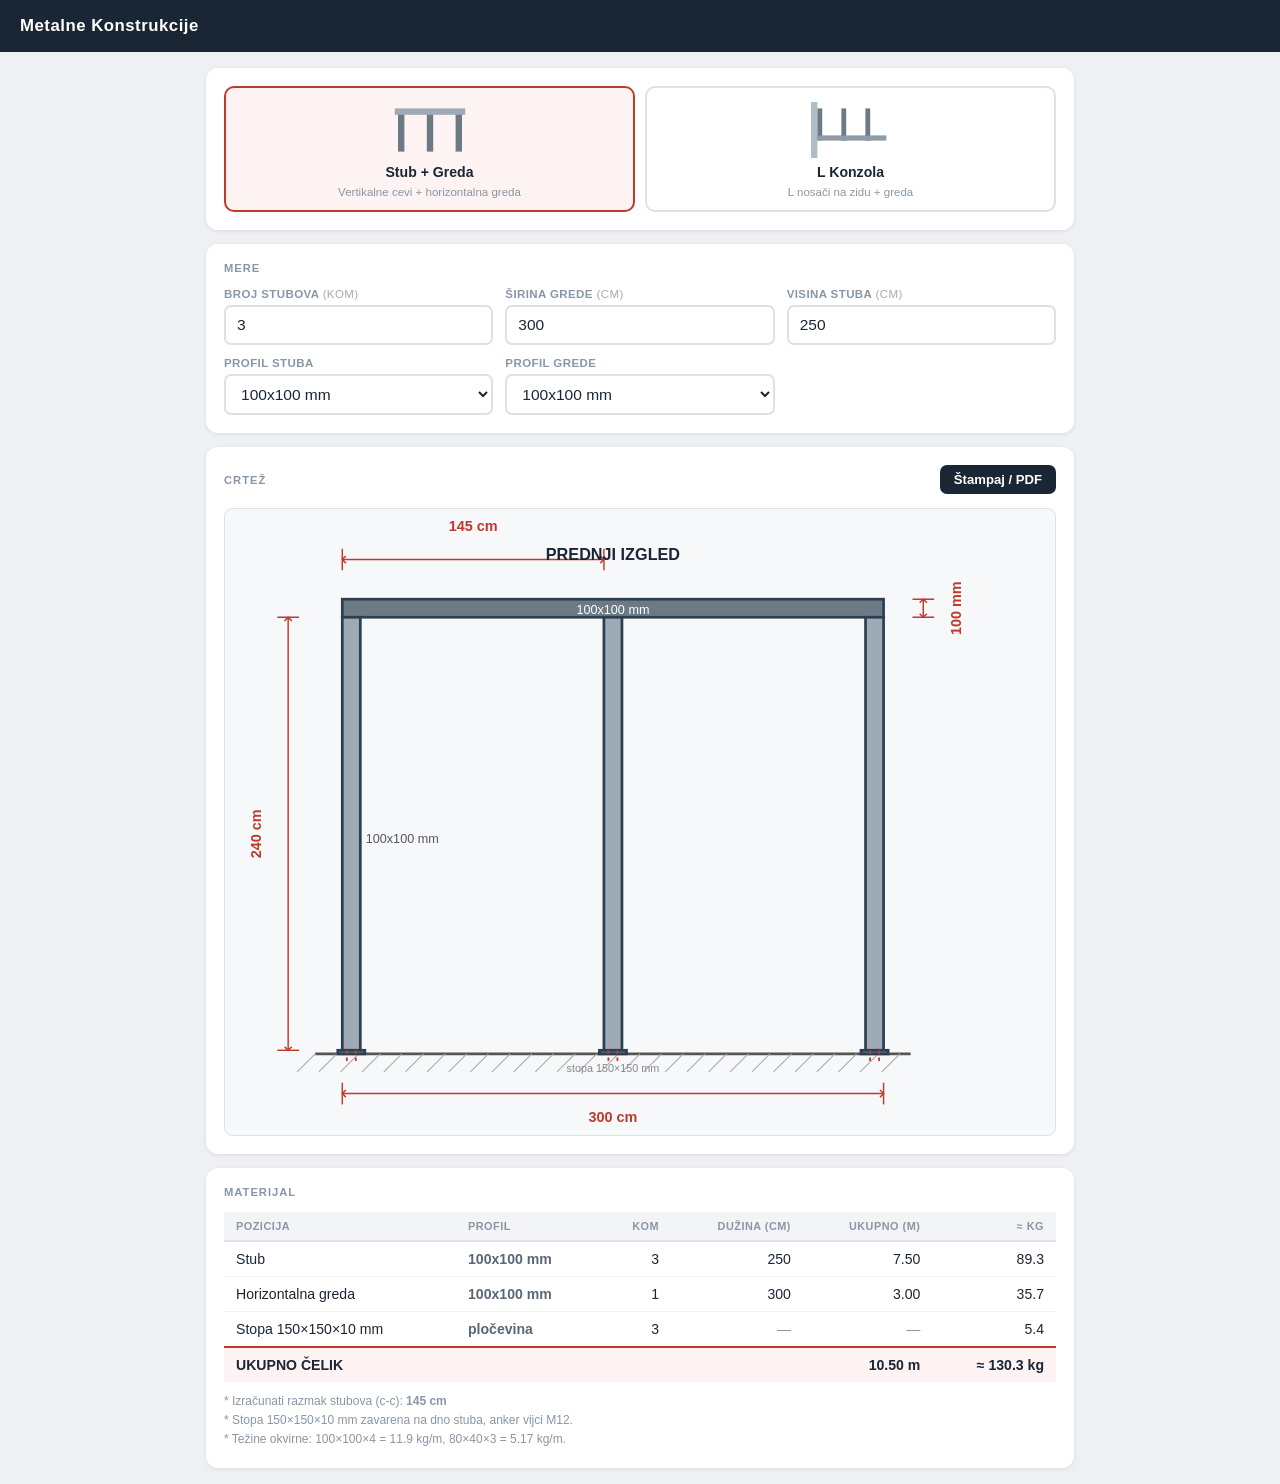
<file: index.html>
<!DOCTYPE html>
<html lang="sr">
<head>
  <meta charset="UTF-8">
  <meta name="viewport" content="width=device-width, initial-scale=1.0">
  <title>Metalne Konstrukcije</title>
  <link rel="manifest" href="manifest.json">
  <link rel="stylesheet" href="style.css">
  <meta name="theme-color" content="#1a2634">
  <meta name="apple-mobile-web-app-capable" content="yes">
  <meta name="apple-mobile-web-app-title" content="Konstrukcije">
</head>
<body>

  <header>
    <h1>Metalne Konstrukcije</h1>
  </header>

  <main>

    <!-- Tip -->
    <section class="card">
      <div class="type-row">

        <label class="type-btn">
          <input type="radio" name="tip" value="stub" checked>
          <div class="type-inner">
            <svg viewBox="0 0 100 70">
              <rect x="10" y="12" width="8" height="50" fill="#6c7a86"/>
              <rect x="46" y="12" width="8" height="50" fill="#6c7a86"/>
              <rect x="82" y="12" width="8" height="50" fill="#6c7a86"/>
              <rect x="6"  y="8"  width="88" height="8"  fill="#9eaab5"/>
            </svg>
            <span>Stub + Greda</span>
            <small>Vertikalne cevi + horizontalna greda</small>
          </div>
        </label>

        <label class="type-btn">
          <input type="radio" name="tip" value="lkonzola">
          <div class="type-inner">
            <svg viewBox="0 0 100 70">
              <rect x="0" y="0" width="8" height="70" fill="#b0bec5"/>
              <rect x="8" y="8"  width="6" height="40" fill="#6c7a86"/>
              <rect x="8" y="42" width="35" height="6" fill="#6c7a86"/>
              <rect x="38" y="8" width="6" height="40" fill="#6c7a86"/>
              <rect x="38" y="42" width="35" height="6" fill="#6c7a86"/>
              <rect x="68" y="8" width="6" height="40" fill="#6c7a86"/>
              <rect x="68" y="42" width="26" height="6" fill="#6c7a86"/>
              <rect x="8" y="42" width="86" height="6" fill="#9eaab5" opacity="0.7"/>
            </svg>
            <span>L Konzola</span>
            <small>L nosači na zidu + greda</small>
          </div>
        </label>

      </div>
    </section>

    <!-- Forma -->
    <section class="card">
      <h2>Mere</h2>
      <div id="forma"></div>
    </section>

    <!-- Crtez -->
    <section class="card">
      <div class="card-header">
        <h2>Crtež</h2>
        <button onclick="window.print()">Štampaj / PDF</button>
      </div>
      <div id="crtez"></div>
    </section>

    <!-- Materijal -->
    <section class="card">
      <h2>Materijal</h2>
      <div id="materijal"></div>
    </section>

  </main>

  <script src="app.js"></script>
  <script>
    if ('serviceWorker' in navigator) navigator.serviceWorker.register('/sw.js');
  </script>
</body>
</html>
</file>
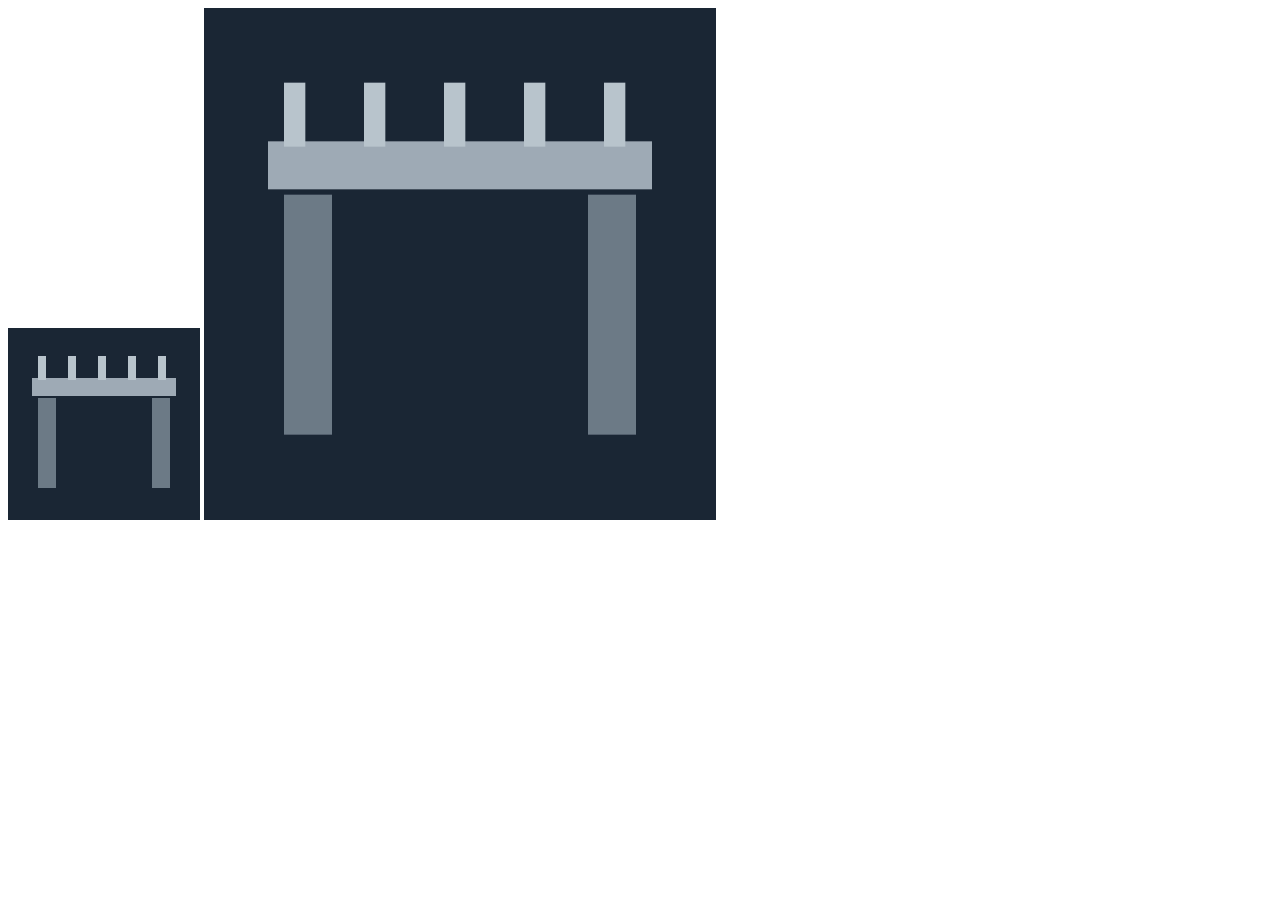
<file: generate-icons.html>
<!DOCTYPE html>
<html>
<head><title>Icon Generator</title></head>
<body>
<canvas id="c192" width="192" height="192"></canvas>
<canvas id="c512" width="512" height="512"></canvas>
<script>
function drawIcon(canvas) {
  const ctx = canvas.getContext('2d');
  const s = canvas.width;
  const sc = s / 192;
  ctx.fillStyle = '#1a2634';
  ctx.fillRect(0, 0, s, s);
  ctx.strokeStyle = '#9eaab5';
  ctx.lineWidth = 8 * sc;
  // Posts
  ctx.fillStyle = '#6c7a86';
  ctx.fillRect(30*sc, 70*sc, 18*sc, 90*sc);
  ctx.fillRect(144*sc, 70*sc, 18*sc, 90*sc);
  // Beam
  ctx.fillStyle = '#9eaab5';
  ctx.fillRect(24*sc, 50*sc, 144*sc, 18*sc);
  // Rafters
  ctx.fillStyle = '#b8c4cc';
  for (let i = 0; i < 5; i++) {
    ctx.fillRect((30 + i*30)*sc, 28*sc, 8*sc, 24*sc);
  }
  canvas.toBlob(blob => {
    const a = document.createElement('a');
    a.href = URL.createObjectURL(blob);
    a.download = `icon-${s}.png`;
    a.click();
  });
}
drawIcon(document.getElementById('c192'));
setTimeout(() => drawIcon(document.getElementById('c512')), 500);
</script>
</body>
</html>
</file>
<file: style.css>
*, *::before, *::after { box-sizing: border-box; margin: 0; padding: 0; }

body {
  font-family: -apple-system, BlinkMacSystemFont, 'Segoe UI', sans-serif;
  background: #eef0f3;
  color: #1a2634;
}

header {
  background: #1a2634;
  color: white;
  padding: 16px 20px;
  position: sticky;
  top: 0;
  z-index: 10;
}

header h1 {
  font-size: 1.05rem;
  font-weight: 700;
  letter-spacing: 0.5px;
}

main {
  max-width: 900px;
  margin: 0 auto;
  padding: 16px;
  display: flex;
  flex-direction: column;
  gap: 14px;
}

.card {
  background: #fff;
  border-radius: 12px;
  padding: 18px;
  box-shadow: 0 1px 4px rgba(0,0,0,0.09);
}

h2 {
  font-size: 0.7rem;
  font-weight: 700;
  text-transform: uppercase;
  letter-spacing: 1px;
  color: #8896a5;
  margin-bottom: 14px;
}

.card-header {
  display: flex;
  align-items: center;
  justify-content: space-between;
  margin-bottom: 14px;
}
.card-header h2 { margin-bottom: 0; }
.card-header button {
  background: #1a2634;
  color: white;
  border: none;
  border-radius: 7px;
  padding: 7px 14px;
  font-size: 0.82rem;
  font-weight: 600;
  cursor: pointer;
}

.type-row {
  display: grid;
  grid-template-columns: 1fr 1fr;
  gap: 10px;
}

.type-btn input { display: none; }

.type-inner {
  border: 2px solid #dde1e7;
  border-radius: 10px;
  padding: 14px 10px 12px;
  cursor: pointer;
  display: flex;
  flex-direction: column;
  align-items: center;
  gap: 6px;
  transition: border-color 0.15s, background 0.15s;
}

.type-btn input:checked + .type-inner {
  border-color: #c0392b;
  background: #fdf3f2;
}

.type-inner svg {
  width: 80px;
  height: 56px;
}

.type-inner span {
  font-size: 0.88rem;
  font-weight: 700;
  color: #1a2634;
}

.type-inner small {
  font-size: 0.72rem;
  color: #8896a5;
  text-align: center;
}

.polja {
  display: grid;
  grid-template-columns: repeat(2, 1fr);
  gap: 12px;
}

@media (min-width: 500px) {
  .polja { grid-template-columns: repeat(3, 1fr); }
}

.polje {
  display: flex;
  flex-direction: column;
  gap: 5px;
}

.polje label {
  font-size: 0.72rem;
  font-weight: 600;
  color: #8896a5;
  text-transform: uppercase;
  letter-spacing: 0.4px;
}

.polje input, .polje select {
  border: 2px solid #dde1e7;
  border-radius: 7px;
  padding: 9px 11px;
  font-size: 0.97rem;
  color: #1a2634;
  background: white;
  transition: border-color 0.15s;
  width: 100%;
}

.polje input:focus, .polje select:focus {
  outline: none;
  border-color: #c0392b;
}

#crtez {
  overflow-x: auto;
  background: #f7f8fa;
  border-radius: 8px;
  border: 1px solid #dde1e7;
}

#crtez svg {
  display: block;
  width: 100%;
  height: auto;
}

.mat {
  width: 100%;
  border-collapse: collapse;
  font-size: 0.88rem;
}

.mat th {
  background: #f3f4f6;
  padding: 8px 12px;
  text-align: left;
  font-size: 0.68rem;
  font-weight: 700;
  text-transform: uppercase;
  letter-spacing: 0.5px;
  color: #8896a5;
  border-bottom: 2px solid #dde1e7;
}

.mat td {
  padding: 9px 12px;
  border-bottom: 1px solid #f0f1f4;
}

.mat tbody tr:last-child td { border-bottom: none; }

.mat .total td {
  background: #fdf3f2;
  font-weight: 700;
  border-top: 2px solid #c0392b;
  border-bottom: none;
}

.napomena {
  margin-top: 10px;
  font-size: 0.75rem;
  color: #8896a5;
  line-height: 1.6;
}

@media print {
  header, .type-row, #forma, #materijal, .card:not(:has(#crtez)) { display: none !important; }
  .card-header button { display: none !important; }
  body, main { background: white; padding: 0; max-width: 100%; }
  #crtez { border: none; background: white; }
  #crtez svg { width: 100%; }
}
</file>
